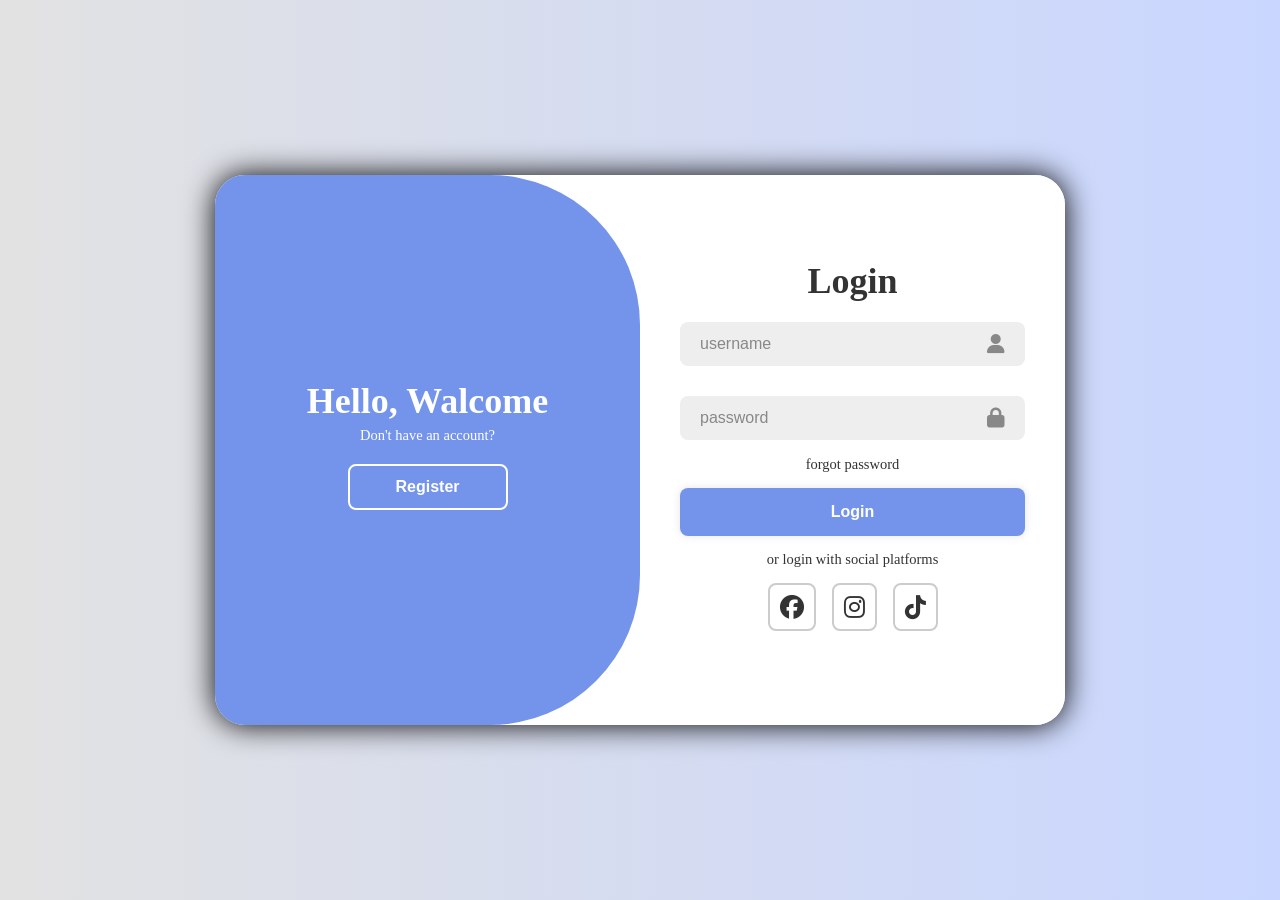
<file: index2.html>
<!DOCTYPE html>
<html lang="en">
<head>
    <meta charset="UTF-8">
    <meta name="viewport" content="width=device-width, initial-scale=1.0">
    <link rel="stylesheet" href="https://cdnjs.cloudflare.com/ajax/libs/font-awesome/6.7.2/css/all.min.css" integrity="sha512-Evv84Mr4kqVGRNSgIGL/F/aIDqQb7xQ2vcrdIwxfjThSH8CSR7PBEakCr51Ck+w+/U6swU2Im1vVX0SVk9ABhg==" crossorigin="anonymous" referrerpolicy="no-referrer" />
    <link rel="stylesheet" href="login.css">
    <title>Document</title>
</head>
<body>
    <div class="container">
        <div class="form-box Login">
            <form action="">
                <h1>Login</h1>
                <div class="input-box">
                    <input type="text" placeholder="username"
                    required>
                    <i class="fa-solid fa-user"></i>
                </div>
                <div class="input-box">
                    <input type="password" placeholder="password"
                    required>
                    <i class="fa-solid fa-lock"></i>
                </div>
                <div class="forgot-link">
                    <a href="#">forgot password</a>
                </div>
                <button type="submit" class="btn">Login</button>
                <p>or login with social platforms</p>
                <div class="social-icons">
                    <a href="https://www.facebook.com"><i class="fa-brands fa-facebook"></i></a>
                    <a href="https://www.instagram.com"><i class="fa-brands fa-instagram"></i></a>
                    <a href="http://tiktok.com"><i class="fa-brands fa-tiktok"></i></a>
                </div>
            </form>
        </div>
        <div class="form-box register">
            <form action="">
                <h1>Registeration</h1>
                <div class="input-box">
                    <input type="text" placeholder="username"
                    required>
                    <i class="fa-solid fa-user"></i>
                </div>
                <div class="input-box">
                    <input type="email" placeholder="Email"
                    required>
                    <i class="fa-solid fa-envelope"></i>
                </div>
                <div class="input-box">
                    <input type="password" placeholder="password"
                    required>
                    <i class="fa-solid fa-lock"></i>
                </div>
                <button type="submit" class="btn">Register</button>
                <p>or register with social platforms</p>
                <div class="social-icons">
                    <a href=""><i class="fa-brands fa-facebook"></i></a>
                    <a href=""><i class="fa-brands fa-instagram"></i></a>
                    <a href=""><i class="fa-brands fa-tiktok"></i></a>
                </div>
            </form>
        </div>
        <div class="toggle-box">
            <div class="toggle-panel toggle-left">
                <h1>Hello, Walcome</h1>
                <p>Don't have an account?</p>
                <button class="btn register-btn">Register</button>
            </div>
            <div class="toggle-panel toggle-right">
                <h1>Walcome Back</h1>
                <p>Already have an account?</p>
                <button class="btn login-btn">Login</button>
            </div>
        </div>
    </div>
    <script src="login.js"></script>
</body>
</html>
</file>
<file: login.css>
*{
    margin: 0;
    padding: 0;
    box-sizing: border-box;
    font-family: 'poppins' sans-serif;
}
body{
    display: flex;
    justify-content: center;
    align-items: center;
    min-height: 100vh;
    background: linear-gradient(90deg,#e2e2e2, #c9d6ff);
}
.container{
    position: relative;
    width: 850px;
    height: 550px;
    background: #fff;
    border-radius: 30px;
    box-shadow: 0 0 30px rgba(0, 0 , 0, 2);
    overflow: hidden;
}
.form-box{
    position: absolute;
    right: 0;
    width: 50%;
    height: 100%;
    background: #fff;
    display: flex;
    align-items: center;
    color: #333;
    text-align: center;
    padding: 40px ;
    z-index: 1;
    transition: .6 ease-in-out 1.2s visibility 0s 1s;
}
.container.active .form-box{
    right: 50%;
}
.form-box.register{
    visibility: hidden;
}
.container.active .form-box.register {
    visibility: visible;
}

form{
    width: 100%;

}
.container h1{
    font-size: 36px;
    margin: -10px 0;
}
.input-box{
    position: relative;
    margin: 30px 0;
}
.input-box input{
    width: 100%;
    padding: 13px 50px 13px 20px;
    background: #eee;
    border-radius: 8px;
    border: none;
    outline: none;
    font-size: 16px;
    color: #333;
    font-weight: 500;

}
.input-box input::placeholder{
    color: #888;
    font-weight: 400;
}
.input-box i{
    position: absolute;
    right: 20px;
    top: 50%;
    transform: translateY(-50%);
    font-size: 20px;
    color: #888;
}
.forgot-link{
    margin: -15px 0 15px;
}
.forgot-link a{
    font-size: 14.5px;
    color: #333;
    text-decoration: none;
}
.btn{
    width: 100%;
    height: 48px;
    background: #7494ec;
    border-radius: 8px;
    box-shadow: 0 0 10px rgba(0 , 0 , 0,.1);
    border: none;
    cursor: pointer;
    font-size: 16px;
    color: #fff;
    font-weight: 600;
}
.container p{
    font-size: 14.5px;
    margin: 15px 0;
}
.social-icons{
    display: flex;
    justify-content: center;
}
.social-icons a{
    display: inline-flex;
    padding: 10px;
    border: 2px solid #ccc;
    border-radius: 8px ;
    font-size: 24px;
    color: #333;
    text-decoration: none;
    margin: 0 8px;
}
.toggle-box{
    position: absolute;
    width: 100%;
    height: 100%;
}
.toggle-box::before{
    content: '';
    position: absolute;
    left: -250%;
    width: 300%;
    height: 100%;
    background: #7494ec;
    border-radius: 150px;
    z-index: 2;
    transition: 1.8s ease-in-out;

}
.container.active .toggle-box::before{
    left: 50%;
}
.toggle-panel{
    position: absolute;
    width: 50%;
    height: 100%;
    color: #fff;
    display: flex;
    flex-direction: column;
    justify-content: center;
    align-items: center;
    z-index: 2;
    transition: .6s ease-in-out;
}

.toggle-panel.toggle-left{
    left: 0;
    transition-delay: 1.2s;
}
.container.active .toggle-panel.toggle-left{
    left: -50%;
    transition-delay: .6s;

}
.toggle-panel.toggle-right{
    right: -50%;
    transition-delay: .6s;
}
.container.active .toggle-panel.toggle-right{
    right: 0;
    transition-delay: 1.2s;
}
.toggle-panel p{
    margin-bottom: 20px;
}
.toggle-panel .btn{
    width: 160px;
    height: 46px;
    background: transparent;
    border: 2px solid #fff;
    box-shadow: none;
}
@media screen and (max-width: 650px) {
    .container{
        height: calc(100vh - 46px);
    }
    .form-box{
        bottom: 0;
        width: 100%;
        height: 70%;
    }
    .container.active .form-box{
        right: 0;
        bottom: 30%;
    }
    .toggle-box::before{
        left: 0;
        top: -270%;
        width: 100%;
        height: 300%;
        border-radius: 20vw;
    }

    .container.active .toggle-box::before{
        left: 0;
        top: 70%;
    }
    .toggle-panel{
        width: 100%;
        height: 30%;
    }

    .toggle-panel.toggle-left{
        top: 0;
    }

    .container.active .toggle-panel.toggle-left {
        left: 0;
        top: -30%;
    }
    .toggle-panel.toggle-right{
        right: 0;
        bottom: -30%;
    }

    .container.active .toggle-panel.toggle-right {
        bottom: 0;

    }
}
@media screen and (max-width: 400px) {
    .form-box {
        padding: 20px;
    }
    .toggle-panel h1{
        font-size: 40px;
    }
    .toggle-panel p{
        font-size: 20px;
    }
}
</file>
